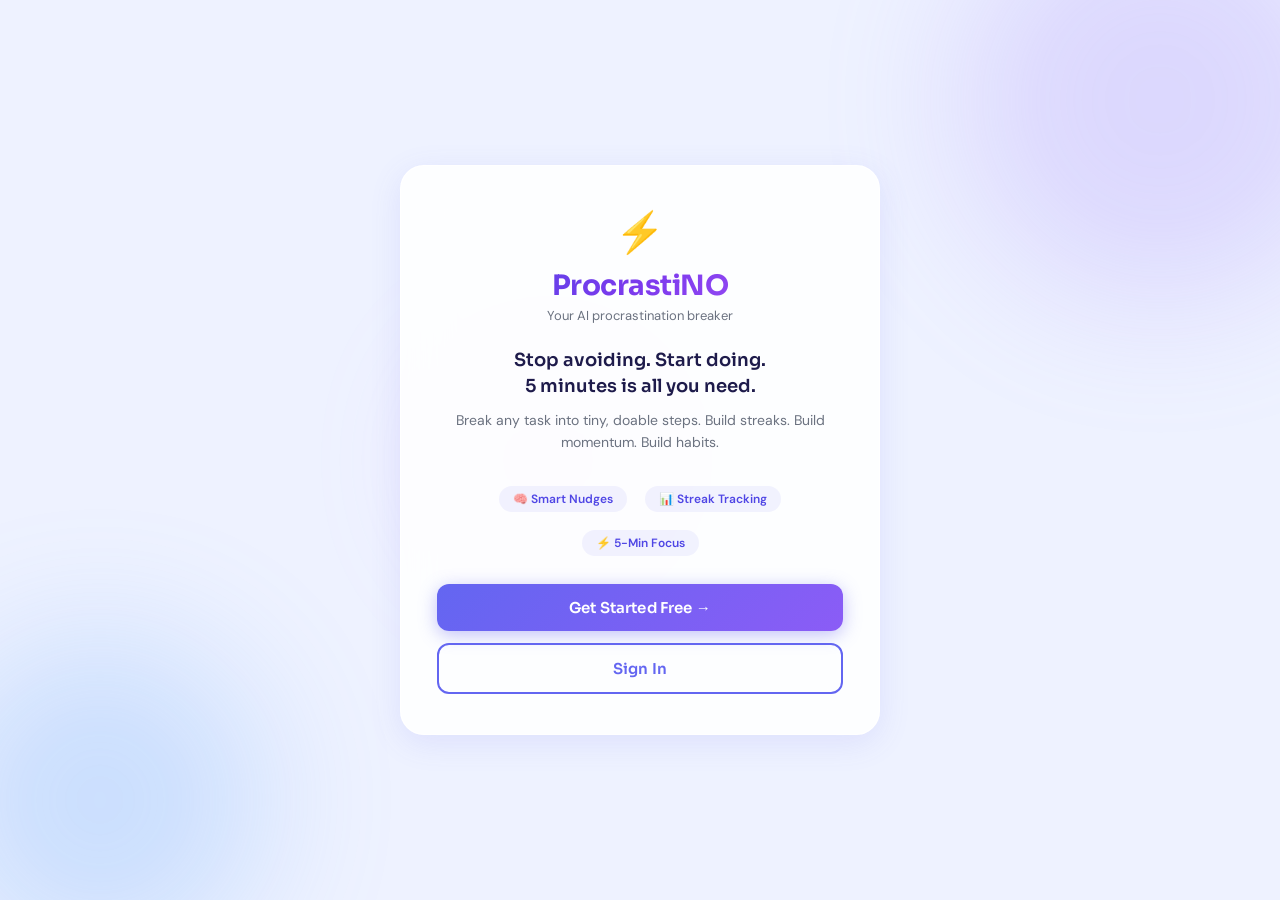
<file: index.html>
<!DOCTYPE html>
<html lang="en">
<head>
  <meta charset="UTF-8">
  <meta name="viewport" content="width=device-width, initial-scale=1.0">
  <title>ProcrastiNO — Beat Procrastination</title>
  <link rel="preconnect" href="https://fonts.googleapis.com">
  <link href="https://fonts.googleapis.com/css2?family=Sora:wght@400;600;700&family=DM+Sans:wght@400;500&display=swap" rel="stylesheet">
  <link rel="stylesheet" href="style.css">
</head>
<body>

  <!-- Background Blobs -->
  <div class="blob blob-1"></div>
  <div class="blob blob-2"></div>
  <div class="blob blob-3"></div>

  <!-- ── LANDING PAGE ── -->
  <div class="page active" id="page-landing">
    <div class="card landing-card">
      <div class="brand">
        <span class="brand-logo">⚡</span>
        <div class="brand-name">ProcrastiNO</div>
        <div class="brand-tagline">Your AI procrastination breaker</div>
      </div>

      <div class="hero-text">Stop avoiding. Start doing.<br>5 minutes is all you need.</div>
      <div class="hero-sub">Break any task into tiny, doable steps. Build streaks. Build momentum. Build habits.</div>

      <div class="features">
        <span class="feature-pill">🧠 Smart Nudges</span>
        <span class="feature-pill">📊 Streak Tracking</span>
        <span class="feature-pill">⚡ 5-Min Focus</span>
      </div>

      <div class="landing-btns">
        <button class="btn-primary" onclick="showPage('page-signup')">Get Started Free →</button>
        <button class="btn-outline" onclick="showPage('page-login')">Sign In</button>
      </div>
    </div>
  </div>

  <!-- ── LOGIN PAGE ── -->
  <div class="page" id="page-login">
    <div class="card">
      <div class="brand">
        <span class="brand-logo">⚡</span>
        <div class="brand-name">ProcrastiNO</div>
      </div>
      <div class="page-title">Welcome back!</div>
      <div class="page-sub">Sign in to continue your streak.</div>

      <div id="login-alert" class="alert"></div>

      <div data-form="login">
        <div class="form-group">
          <label for="login-email">Email Address</label>
          <div class="input-wrap">
            <span class="input-icon">📧</span>
            <input type="email" id="login-email" placeholder="you@example.com" autocomplete="email">
          </div>
          <div class="field-error" id="login-email-err"></div>
        </div>

        <div class="form-group">
          <label for="login-pw">Password</label>
          <div class="input-wrap">
            <span class="input-icon">🔒</span>
            <input type="password" id="login-pw" placeholder="Enter your password" autocomplete="current-password">
            <button class="toggle-pw" type="button" onclick="togglePassword('login-pw', 'login-pw-toggle')" id="login-pw-toggle">👁️</button>
          </div>
          <div class="field-error" id="login-pw-err"></div>
        </div>

        <button class="btn-primary" id="login-btn" onclick="handleLogin()">Sign In →</button>
      </div>

      <div class="nav-link" style="margin-top:20px">
        Don't have an account? <button class="link-btn" onclick="showPage('page-signup')">Sign up free</button>
      </div>
      <div class="nav-link">
        <button class="link-btn" onclick="showPage('page-landing')" style="color:#9ca3af;font-weight:400">← Back to home</button>
      </div>
    </div>
  </div>

  <!-- ── SIGNUP PAGE ── -->
  <div class="page" id="page-signup">
    <div class="card">
      <div class="brand">
        <span class="brand-logo">⚡</span>
        <div class="brand-name">ProcrastiNO</div>
      </div>
      <div class="page-title">Create your account</div>
      <div class="page-sub">Start your procrastination-beating journey today.</div>

      <div id="signup-alert" class="alert"></div>

      <div data-form="signup">
        <div class="form-group">
          <label for="signup-name">Full Name</label>
          <div class="input-wrap">
            <span class="input-icon">👤</span>
            <input type="text" id="signup-name" placeholder="Your full name" autocomplete="name">
          </div>
          <div class="field-error" id="signup-name-err"></div>
        </div>

        <div class="form-group">
          <label for="signup-email">Email Address</label>
          <div class="input-wrap">
            <span class="input-icon">📧</span>
            <input type="email" id="signup-email" placeholder="you@example.com" autocomplete="email">
          </div>
          <div class="field-error" id="signup-email-err"></div>
        </div>

        <div class="form-group">
          <label for="signup-pw">Password</label>
          <div class="input-wrap">
            <span class="input-icon">🔒</span>
            <input type="password" id="signup-pw" placeholder="At least 6 characters" autocomplete="new-password">
            <button class="toggle-pw" type="button" onclick="togglePassword('signup-pw', 'signup-pw-toggle')" id="signup-pw-toggle">👁️</button>
          </div>
          <div class="field-error" id="signup-pw-err"></div>
          <div class="pw-strength" id="signup-pw-strength">
            <div class="pw-strength-bar"><div class="pw-strength-fill" id="signup-pw-fill"></div></div>
            <div class="pw-strength-label" id="signup-pw-label"></div>
          </div>
        </div>

        <div class="form-group">
          <label for="signup-pw2">Confirm Password</label>
          <div class="input-wrap">
            <span class="input-icon">🔐</span>
            <input type="password" id="signup-pw2" placeholder="Repeat your password" autocomplete="new-password">
          </div>
          <div class="field-error" id="signup-pw2-err"></div>
        </div>

        <button class="btn-primary" id="signup-btn" onclick="handleSignup()">Create Account →</button>
      </div>

      <div class="nav-link" style="margin-top:20px">
        Already have an account? <button class="link-btn" onclick="showPage('page-login')">Sign in</button>
      </div>
      <div class="nav-link">
        <button class="link-btn" onclick="showPage('page-landing')" style="color:#9ca3af;font-weight:400">← Back to home</button>
      </div>
    </div>
  </div>

  <!-- ── DASHBOARD (post-login) ── -->
  <div class="page" id="page-dashboard">
    <div class="card" style="text-align:center">
      <div class="brand">
        <span class="brand-logo">⚡</span>
        <div class="brand-name">ProcrastiNO</div>
      </div>

      <div style="font-size:52px;margin-bottom:12px;animation:logoPulse 2.5s ease-in-out infinite">👋</div>
      <div class="page-title">Hello, <span id="dash-name">User</span>!</div>
      <p style="font-size:14px;color:#6b7280;margin-bottom:6px" id="dash-email"></p>
      <p style="font-size:13px;color:#9ca3af;margin-bottom:24px" id="dash-joined"></p>

      <div style="background:linear-gradient(135deg,#fef3c7,#fde68a);border-radius:14px;padding:16px 20px;margin-bottom:24px">
        <div style="font-size:22px;margin-bottom:4px">🔥</div>
        <div style="font-family:'Sora',sans-serif;font-size:16px;font-weight:700;color:#92400e" id="dash-streak">No streak yet</div>
      </div>

      <a href="procrastino_app_upgraded.html" style="display:block;text-decoration:none;margin-bottom:12px">
        <button class="btn-primary" style="width:100%">⚡ Open ProcrastiNO App</button>
      </a>

      <button class="btn-outline" onclick="handleLogout()" style="width:100%">Sign Out</button>
    </div>
  </div>

  <script src="script.js"></script>
</body>
</html>
</file>
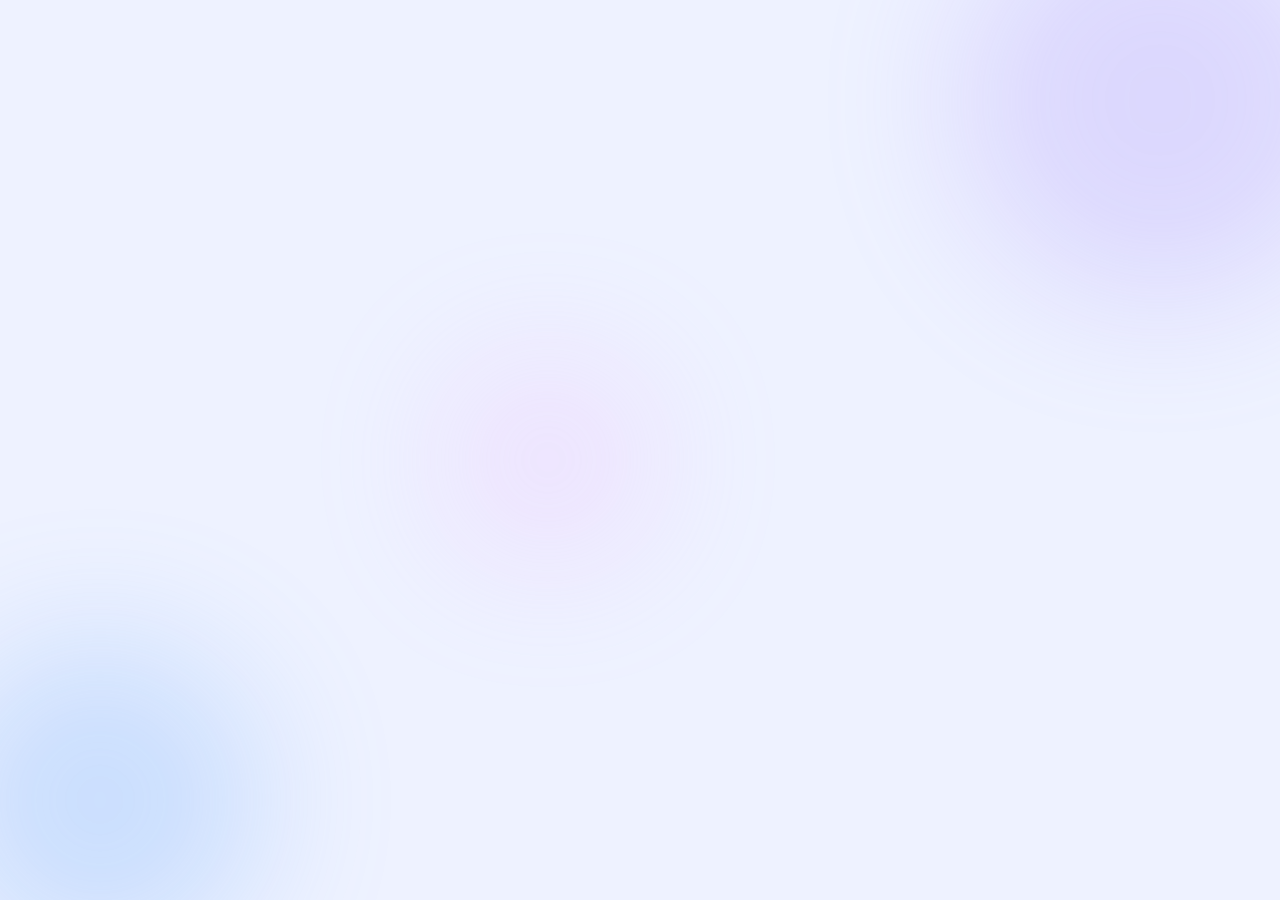
<file: login.html>
<!DOCTYPE html>
<html lang="en">
<head>
  <meta charset="UTF-8">
  <meta name="viewport" content="width=device-width, initial-scale=1.0">
  <title>Sign In — ProcrastiNO</title>
  <link rel="preconnect" href="https://fonts.googleapis.com">
  <link href="https://fonts.googleapis.com/css2?family=Sora:wght@400;600;700&family=DM+Sans:wght@400;500&display=swap" rel="stylesheet">
  <link rel="stylesheet" href="style.css">
</head>
<body>
  <div class="blob blob-1"></div>
  <div class="blob blob-2"></div>
  <div class="blob blob-3"></div>
 
  <div class="page active" id="page-login">
    <div class="card">
      <div class="brand">
        <span class="brand-logo">⚡</span>
        <div class="brand-name">ProcrastiNO</div>
      </div>
      <div class="page-title">Welcome back!</div>
      <div class="page-sub">Sign in to continue your streak.</div>
 
      <div id="login-alert" class="alert"></div>
 
      <div data-form="login">
        <div class="form-group">
          <label for="login-email">Email Address</label>
          <div class="input-wrap">
            <span class="input-icon">📧</span>
            <input type="email" id="login-email" placeholder="you@example.com" autocomplete="email">
          </div>
          <div class="field-error" id="login-email-err"></div>
        </div>
 
        <div class="form-group">
          <label for="login-pw">Password</label>
          <div class="input-wrap">
            <span class="input-icon">🔒</span>
            <input type="password" id="login-pw" placeholder="Enter your password" autocomplete="current-password">
            <button class="toggle-pw" type="button" onclick="togglePassword('login-pw', 'login-pw-toggle')" id="login-pw-toggle">👁️</button>
          </div>
          <div class="field-error" id="login-pw-err"></div>
        </div>
 
        <button class="btn-primary" id="login-btn" onclick="handleLogin()">Sign In →</button>
      </div>
 
      <div class="nav-link" style="margin-top:20px">
        Don't have an account? <a href="signup.html">Sign up free</a>
      </div>
      <div class="nav-link">
        <a href="index.html" style="color:#9ca3af;font-weight:400;font-size:13px">← Back to home</a>
      </div>
    </div>
  </div>
 
  <script src="script.js"></script>
  <script>
    // Override redirect for standalone page
    document.addEventListener('DOMContentLoaded', () => {
      const orig = window.showPage;
      window.showPage = function(id) {
        if (id === 'page-signup') { window.location.href = 'signup.html'; return; }
        if (id === 'page-landing') { window.location.href = 'index.html'; return; }
        if (id === 'page-dashboard') { window.location.href = 'index.html'; return; }
      };
      if (getSession()) { window.location.href = 'index.html'; }
    });
  </script>
</body>
</html>
</file>
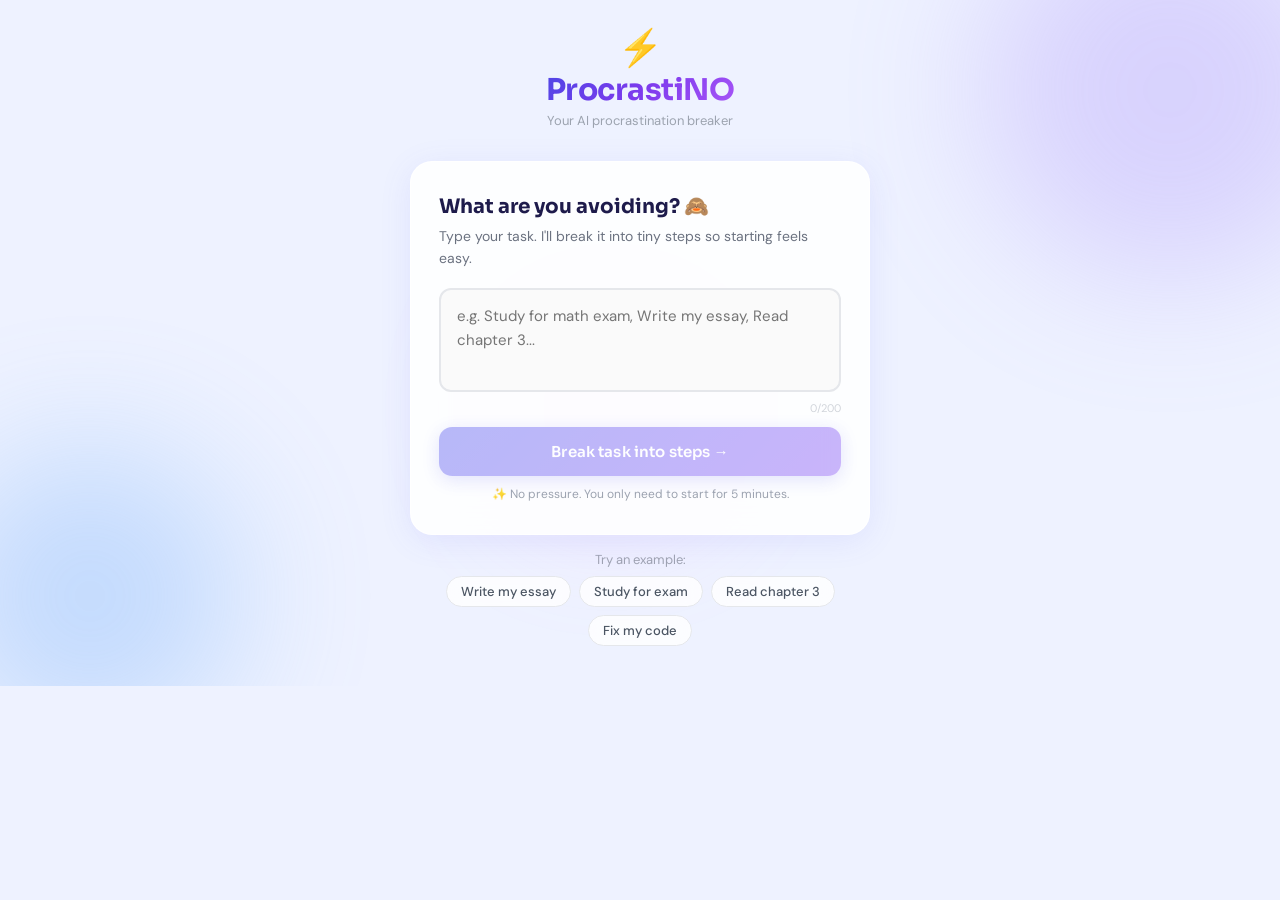
<file: procrastino_app_upgraded.html>
<!DOCTYPE html>
<html lang="en">
<head>
<meta charset="UTF-8">
<meta name="viewport" content="width=device-width, initial-scale=1.0">
<title>ProcrastiNO — Beat Procrastination</title>
<link rel="preconnect" href="https://fonts.googleapis.com">
<link href="https://fonts.googleapis.com/css2?family=Sora:wght@400;600;700&family=DM+Sans:wght@400;500&display=swap" rel="stylesheet">
<style>
@import url('https://fonts.googleapis.com/css2?family=Sora:wght@400;600;700&family=DM+Sans:wght@400;500&display=swap');
*{box-sizing:border-box;margin:0;padding:0}
body{font-family:'DM Sans',sans-serif;background:#eef2ff;min-height:100vh;overflow-x:hidden}
.app{min-height:600px;display:flex;flex-direction:column;align-items:center;padding:0 16px 40px;position:relative;overflow:hidden}
.blob{position:absolute;border-radius:50%;filter:blur(70px);opacity:.3;pointer-events:none}
.b1{width:380px;height:380px;background:#a78bfa;top:-100px;right:-80px;animation:bf 10s ease-in-out infinite alternate}
.b2{width:300px;height:300px;background:#60a5fa;bottom:-60px;left:-60px;animation:bf 13s ease-in-out infinite alternate-reverse}
.b3{width:200px;height:200px;background:#f0abfc;top:45%;left:40%;animation:bf 8s ease-in-out infinite alternate}
@keyframes bf{0%{transform:translate(0,0) scale(1)}100%{transform:translate(20px,15px) scale(1.1)}}
.screen{display:none;width:100%;max-width:460px;animation:pop .4s cubic-bezier(.34,1.56,.64,1)}
.screen.active{display:flex;flex-direction:column;align-items:center;gap:16px}
@keyframes pop{from{opacity:0;transform:translateY(20px) scale(.97)}to{opacity:1;transform:none}}
.card{background:rgba(255,255,255,.88);backdrop-filter:blur(20px);border-radius:22px;padding:32px 28px;width:100%;border:1px solid rgba(255,255,255,.95);box-shadow:0 6px 32px rgba(99,102,241,.1)}
.brand{text-align:center;padding-top:24px}
.logo{font-size:36px;animation:pulse 2.5s ease-in-out infinite}
@keyframes pulse{0%,100%{transform:scale(1)}50%{transform:scale(1.15)}}
.brand-name{font-family:'Sora',sans-serif;font-size:30px;font-weight:700;background:linear-gradient(135deg,#4f46e5,#7c3aed,#a855f7);-webkit-background-clip:text;-webkit-text-fill-color:transparent;background-clip:text;letter-spacing:-0.5px}
.brand-sub{font-size:13px;color:#9ca3af;margin-top:3px}
.streak-pill{background:linear-gradient(135deg,#fef3c7,#fde68a);color:#92400e;font-size:13px;font-weight:600;padding:7px 18px;border-radius:50px;box-shadow:0 2px 10px rgba(251,191,36,.3)}

/* ── FEATURE 5: Task Type Detection Label ── */
.task-type-badge{display:inline-flex;align-items:center;gap:6px;background:linear-gradient(135deg,#e0e7ff,#ede9fe);color:#4338ca;font-size:13px;font-weight:600;padding:8px 18px;border-radius:50px;margin-bottom:14px;border:1px solid rgba(99,102,241,.2);box-shadow:0 2px 10px rgba(99,102,241,.12);animation:fadein .4s ease}
@keyframes fadein{from{opacity:0;transform:translateY(-6px)}to{opacity:1;transform:none}}

h2{font-family:'Sora',sans-serif;font-size:20px;font-weight:700;color:#1e1b4b;margin-bottom:6px}
.sub{font-size:14px;color:#6b7280;margin-bottom:18px;line-height:1.6}
textarea{width:100%;padding:14px 16px;border:2px solid #e5e7eb;border-radius:12px;font-size:15px;color:#1f2937;background:#fafafa;resize:none;line-height:1.6;font-family:'DM Sans',sans-serif;transition:border-color .2s,box-shadow .2s}
textarea:focus{border-color:#6366f1;box-shadow:0 0 0 4px rgba(99,102,241,.1);background:#fff;outline:none}
.charcount{font-size:11px;color:#d1d5db;text-align:right;margin-top:4px;margin-bottom:12px}
.btn{width:100%;padding:15px;background:linear-gradient(135deg,#6366f1,#8b5cf6);color:#fff;font-size:15px;font-weight:600;font-family:'Sora',sans-serif;border-radius:13px;border:none;cursor:pointer;box-shadow:0 4px 18px rgba(99,102,241,.4);transition:transform .18s,box-shadow .18s;letter-spacing:.01em}
.btn:hover{transform:translateY(-2px);box-shadow:0 8px 26px rgba(99,102,241,.55)}
.btn:active{transform:scale(.98)}
.btn:disabled{opacity:.45;cursor:not-allowed;transform:none}

/* ── FEATURE 3: Continue Button ── */
.btn-continue{background:linear-gradient(135deg,#10b981,#059669);margin-bottom:10px;box-shadow:0 4px 18px rgba(16,185,129,.35)}
.btn-continue:hover{box-shadow:0 8px 26px rgba(16,185,129,.5)}

.btn-ghost{background:transparent;color:#6b7280;font-size:13px;font-weight:500;padding:8px 14px;border-radius:9px;border:none;cursor:pointer;transition:color .2s,background .2s}
.btn-ghost:hover{color:#4f46e5;background:rgba(99,102,241,.07)}
.chips{display:flex;flex-wrap:wrap;gap:8px;justify-content:center;margin-top:4px}
.chip{background:rgba(255,255,255,.8);border:1px solid #e5e7eb;color:#4b5563;font-size:13px;font-weight:500;padding:6px 14px;border-radius:50px;cursor:pointer;transition:all .2s;backdrop-filter:blur(8px)}
.chip:hover{background:#fff;border-color:#6366f1;color:#4f46e5;box-shadow:0 2px 10px rgba(99,102,241,.15);transform:translateY(-1px)}
.note{text-align:center;font-size:12px;color:#9ca3af;margin-top:10px}
.progress-bar{display:flex;align-items:center;padding-top:22px;width:100%;max-width:460px;justify-content:center;gap:0;position:relative;z-index:10}
.pstep{display:flex;flex-direction:column;align-items:center;gap:5px;opacity:.3;transition:opacity .4s}
.pstep.on{opacity:1}
.pdot{width:30px;height:30px;border-radius:50%;background:#fff;border:2px solid #d1d5db;display:flex;align-items:center;justify-content:center;font-size:11px;font-weight:700;color:#9ca3af;transition:all .4s;box-shadow:0 2px 8px rgba(0,0,0,.07)}
.pstep.on .pdot{background:linear-gradient(135deg,#6366f1,#8b5cf6);border-color:transparent;color:#fff;box-shadow:0 4px 14px rgba(99,102,241,.45)}
.plabel{font-size:10px;font-weight:500;color:#6b7280;white-space:nowrap}
.pstep.on .plabel{color:#4f46e5;font-weight:600}
.pline{flex:1;height:2px;background:#e5e7eb;margin-bottom:18px;min-width:16px;transition:background .4s}
.pline.on{background:linear-gradient(90deg,#6366f1,#8b5cf6)}
.steps-list{list-style:none;display:flex;flex-direction:column;gap:9px;margin-bottom:16px}
.step-li{display:flex;align-items:center;gap:11px;background:#f8f7ff;border:1.5px solid #e5e7eb;border-radius:13px;padding:13px 15px;cursor:pointer;transition:all .25s;opacity:0;transform:translateX(-14px)}
.step-li.show{opacity:1;transform:none}
.step-li:hover{border-color:#a5b4fc;background:#f0f0ff;transform:translateX(3px)}
.step-li.done{background:#f0fdf4;border-color:#86efac}
.step-li.done .step-txt{text-decoration:line-through;color:#9ca3af}

/* ── FEATURE 4: Step 1 Highlight ── */
.step-li.first-step{border:2px solid #6366f1;background:linear-gradient(135deg,#f0f0ff,#f5f3ff);box-shadow:0 4px 16px rgba(99,102,241,.15)}
.step-li.first-step .snum{background:linear-gradient(135deg,#f59e0b,#d97706);box-shadow:0 3px 10px rgba(251,191,36,.5)}

.snum{min-width:27px;height:27px;border-radius:50%;background:linear-gradient(135deg,#6366f1,#8b5cf6);color:#fff;font-size:12px;font-weight:700;display:flex;align-items:center;justify-content:center;flex-shrink:0;transition:background .2s}
.step-li.done .snum{background:linear-gradient(135deg,#22c55e,#16a34a)}
.step-txt{font-size:14px;color:#374151;flex:1;line-height:1.4}
.start-badge{font-size:10px;font-weight:700;background:linear-gradient(135deg,#fde68a,#fbbf24);color:#92400e;padding:3px 10px;border-radius:50px;white-space:nowrap;flex-shrink:0;animation:pulse 2s ease-in-out infinite}
.enc-box{display:flex;align-items:flex-start;gap:9px;background:linear-gradient(135deg,#ede9fe,#e0e7ff);border-radius:11px;padding:13px 15px;margin-bottom:16px;font-size:13px;color:#4338ca;font-weight:500;line-height:1.5}
.circle-wrap{position:relative;width:220px;height:220px;margin:0 auto 20px}
.ring{display:block}
.time-inner{position:absolute;top:50%;left:50%;transform:translate(-50%,-50%);text-align:center}
.time-big{font-family:'Sora',sans-serif;font-size:44px;font-weight:700;color:#1e1b4b;letter-spacing:-2px;line-height:1;display:block}
.time-big.urg{color:#dc2626;animation:tp 1s ease infinite}
@keyframes tp{0%,100%{transform:scale(1)}50%{transform:scale(1.04)}}
.time-lbl{font-size:11px;color:#9ca3af;display:block;margin-top:3px}
.time-done-icon{font-size:48px;animation:popIn .4s cubic-bezier(.34,1.56,.64,1)}
@keyframes popIn{from{transform:scale(0);opacity:0}to{transform:scale(1);opacity:1}}
.quote-box{background:linear-gradient(135deg,#f5f3ff,#ede9fe);border-radius:13px;padding:14px 18px;margin-bottom:18px;text-align:center}
.quote-txt{font-family:'Sora',sans-serif;font-size:17px;font-weight:600;color:#4338ca;line-height:1.4}
.focus-badge{display:inline-block;background:linear-gradient(135deg,#ede9fe,#e0e7ff);color:#4f46e5;font-size:12px;font-weight:600;padding:5px 14px;border-radius:50px;margin-bottom:10px}
.btn-pause{background:linear-gradient(135deg,#6366f1,#8b5cf6)}
.btn-resume{background:linear-gradient(135deg,#10b981,#059669)}
.success-icon{font-size:48px;animation:bounceIn .6s cubic-bezier(.34,1.56,.64,1);display:inline-block;margin-bottom:10px}
@keyframes bounceIn{from{transform:scale(0) rotate(-20deg);opacity:0}to{transform:scale(1) rotate(0);opacity:1}}
.success-h{font-family:'Sora',sans-serif;font-size:26px;font-weight:700;background:linear-gradient(135deg,#16a34a,#059669);-webkit-background-clip:text;-webkit-text-fill-color:transparent;background-clip:text;margin-bottom:4px}
.task-rem{background:#f0fdf4;border:1px solid #bbf7d0;border-radius:11px;padding:11px 14px;margin-bottom:16px;font-size:13px;text-align:left}
.task-rem span{color:#6b7280;font-size:11px;text-transform:uppercase;letter-spacing:.05em;font-weight:500;display:block;margin-bottom:3px}
.task-rem strong{color:#166534}

/* ── FEATURE 2: Tiny Progress Insight ── */
.insight-box{background:linear-gradient(135deg,#dbeafe,#e0e7ff);border:1px solid rgba(99,102,241,.2);border-radius:13px;padding:14px 18px;margin-bottom:14px;text-align:center;animation:fadein .6s ease .3s both}
.insight-emoji{font-size:28px;display:block;margin-bottom:6px}
.insight-txt{font-family:'Sora',sans-serif;font-size:15px;font-weight:600;color:#1e40af;line-height:1.4;margin-bottom:4px}
.insight-sub{font-size:12px;color:#6b7280;line-height:1.5}

.streak-ring{width:74px;height:74px;border-radius:50%;background:linear-gradient(135deg,#fef3c7,#fde68a);border:3px solid #fbbf24;display:flex;align-items:center;justify-content:center;margin:0 auto 8px;position:relative;box-shadow:0 4px 16px rgba(251,191,36,.35);animation:sp 1.5s ease-in-out infinite}
@keyframes sp{0%,100%{box-shadow:0 4px 16px rgba(251,191,36,.35)}50%{box-shadow:0 4px 28px rgba(251,191,36,.6)}}
.streak-num{font-family:'Sora',sans-serif;font-size:24px;font-weight:700;color:#92400e}
.streak-fire{position:absolute;top:-7px;right:-3px;font-size:18px}
.streak-dl{font-size:12px;font-weight:600;color:#b45309;text-transform:uppercase;letter-spacing:.06em;margin-bottom:3px}
.streak-msg{font-size:13px;color:#6b7280;margin-bottom:14px}
.badges{display:flex;flex-wrap:wrap;gap:7px;justify-content:center;margin-bottom:14px;min-height:10px}
.badge{font-size:11px;font-weight:600;padding:4px 12px;border-radius:50px}
.b-blue{background:#dbeafe;color:#1d4ed8}
.b-purple{background:#ede9fe;color:#6d28d9}
.b-gold{background:#fef3c7;color:#92400e}
.b-green{background:#dcfce7;color:#166534}
.next-box{background:#f8f7ff;border-radius:13px;padding:13px 15px;margin-bottom:16px;text-align:left}
.next-lbl{font-size:11px;font-weight:600;text-transform:uppercase;letter-spacing:.06em;color:#9ca3af;margin-bottom:9px}
.next-item{display:flex;align-items:center;gap:9px;font-size:14px;color:#374151;padding:4px 0}
.next-item span{font-size:15px}
.foot-quote{font-size:11px;color:#d1d5db;font-style:italic;line-height:1.5;text-align:center;padding:0 8px;margin-top:4px}

/* ── FEATURE 1: Smart Nudge System ── */
.nudge{position:fixed;bottom:20px;left:50%;transform:translateX(-50%) translateY(120px);background:linear-gradient(135deg,#1e1b4b,#312e81);color:#fff;padding:14px 24px;border-radius:50px;font-size:13px;font-weight:500;box-shadow:0 8px 32px rgba(30,27,75,.45);z-index:1000;transition:transform .5s cubic-bezier(.34,1.56,.64,1);white-space:nowrap;max-width:92vw;text-align:center;cursor:pointer}
.nudge.show{transform:translateX(-50%) translateY(0)}
.nudge-icon{margin-right:6px;font-size:15px}

.err{font-size:13px;color:#ef4444;margin-bottom:10px;padding-left:2px}
.confetti-wrap{position:absolute;top:80px;left:50%;transform:translateX(-50%);pointer-events:none;z-index:20}
.cp{position:absolute;font-size:20px;animation:cfly 1.1s cubic-bezier(.25,.46,.45,.94) both}
@keyframes cfly{from{opacity:1;transform:translate(0,0) scale(.5) rotate(0deg)}to{opacity:0;transform:translate(var(--tx),var(--ty)) scale(1.2) rotate(360deg)}}

.sep{width:100%;height:1px;background:linear-gradient(90deg,transparent,#e5e7eb,transparent);margin:6px 0}
</style>
</head>
<body>
<div class="app" id="app">
  <div class="blob b1"></div>
  <div class="blob b2"></div>
  <div class="blob b3"></div>

  <div class="progress-bar" id="pbar" style="display:none">
    <div class="pstep on" id="ps0"><div class="pdot">1</div><span class="plabel">Task</span></div>
    <div class="pline" id="pl0"></div>
    <div class="pstep" id="ps1"><div class="pdot">2</div><span class="plabel">Steps</span></div>
    <div class="pline" id="pl1"></div>
    <div class="pstep" id="ps2"><div class="pdot">3</div><span class="plabel">Focus</span></div>
    <div class="pline" id="pl2"></div>
    <div class="pstep" id="ps3"><div class="pdot">4</div><span class="plabel">Done</span></div>
  </div>

  <!-- HOME SCREEN -->
  <div class="screen active" id="s-home">
    <div class="brand">
      <div class="logo">&#9889;</div>
      <div class="brand-name">ProcrastiNO</div>
      <div class="brand-sub">Your AI procrastination breaker</div>
    </div>
    <div id="streak-pill-home"></div>
    <div class="card">
      <h2>What are you avoiding? &#128584;</h2>
      <p class="sub">Type your task. I'll break it into tiny steps so starting feels easy.</p>

      <!-- FEATURE 5: Task Type Detection Label -->
      <div id="task-type-label" style="display:none;margin-bottom:12px;text-align:center"></div>

      <textarea id="task-input" rows="3" maxlength="200" placeholder="e.g. Study for math exam, Write my essay, Read chapter 3..."></textarea>
      <div class="charcount"><span id="cc">0</span>/200</div>
      <div class="err" id="err-msg" style="display:none">Tell me what you're avoiding — I'll make it easy.</div>
      <button class="btn" id="break-btn" disabled onclick="goBreakdown()">Break task into steps &#8594;</button>
      <p class="note">&#10024; No pressure. You only need to start for 5 minutes.</p>
    </div>
    <div style="text-align:center">
      <p style="font-size:13px;color:#9ca3af;margin-bottom:8px">Try an example:</p>
      <div class="chips">
        <div class="chip" onclick="setEx('Write my essay')">Write my essay</div>
        <div class="chip" onclick="setEx('Study for exam')">Study for exam</div>
        <div class="chip" onclick="setEx('Read chapter 3')">Read chapter 3</div>
        <div class="chip" onclick="setEx('Fix my code')">Fix my code</div>
      </div>
    </div>
  </div>

  <!-- BREAKDOWN SCREEN -->
  <div class="screen" id="s-breakdown">
    <div class="card">
      <div style="position:relative;text-align:center;margin-bottom:20px">
        <button class="btn-ghost" style="position:absolute;left:0;top:0" onclick="goHome()">&#8592; Back</button>
        <div style="font-size:32px;margin-bottom:8px">&#128269;</div>
        <h2>Here's your plan</h2>
        <p style="font-size:13px;color:#6b7280;margin-top:4px">Task: <strong id="task-label" style="color:#4f46e5"></strong></p>
        <!-- FEATURE 5 also appears here -->
        <div id="detected-label-bd" style="margin-top:10px"></div>
        <p style="font-size:13px;color:#9ca3af;margin-top:8px">&#128073; <strong style="color:#374151">Step 1 is highlighted</strong> — just do that.</p>
      </div>
      <ul class="steps-list" id="steps-list"></ul>
      <div class="enc-box"><span style="font-size:18px">&#128172;</span><span>You don't need to do all of this. Just the first step unlocks momentum.</span></div>
      <button class="btn" onclick="goTimer()">&#9201; Start 5-min focus mode</button>
      <p class="note" style="margin-top:10px">Just 5 minutes. You can stop after if you want.</p>
    </div>
  </div>

  <!-- TIMER SCREEN -->
  <div class="screen" id="s-timer">
    <div class="card" id="timer-card" style="text-align:center">
      <div class="focus-badge">&#127919; Focus Mode</div>
      <h2 style="margin-bottom:20px">You're in the zone</h2>
      <div class="circle-wrap">
        <svg class="ring" width="220" height="220">
          <defs>
            <linearGradient id="ng" x1="0%" y1="0%" x2="100%" y2="100%">
              <stop offset="0%" stop-color="#6366f1"/>
              <stop offset="100%" stop-color="#a855f7"/>
            </linearGradient>
            <linearGradient id="ug" x1="0%" y1="0%" x2="100%" y2="100%">
              <stop offset="0%" stop-color="#f59e0b"/>
              <stop offset="100%" stop-color="#ef4444"/>
            </linearGradient>
          </defs>
          <circle cx="110" cy="110" r="95" fill="none" stroke="#e5e7eb" stroke-width="8"/>
          <circle id="ring-arc" cx="110" cy="110" r="95" fill="none" stroke="url(#ng)" stroke-width="8" stroke-linecap="round"
            stroke-dasharray="596.9" stroke-dashoffset="596.9"
            style="transition:stroke-dashoffset 1s linear;transform:rotate(-90deg);transform-origin:center"/>
        </svg>
        <div class="time-inner">
          <span class="time-big" id="time-display">5:00</span>
          <span class="time-lbl" id="time-lbl">minutes left</span>
        </div>
      </div>
      <div class="quote-box" id="quote-box">
        <div class="quote-txt" id="quote-txt">"Just start. Not perfect."</div>
      </div>
      <button class="btn btn-pause" id="pause-btn" onclick="togglePause()">&#9646;&#9646; Pause</button>
      <p class="note" style="margin-top:12px">&#128245; Put your phone face-down. You've got this.</p>
    </div>
  </div>

  <!-- SUCCESS SCREEN -->
  <div class="screen" id="s-success">
    <div class="confetti-wrap" id="confetti"></div>
    <div class="card" style="text-align:center">
      <div class="success-icon">&#127942;</div>
      <div class="success-h">You started!</div>
      <p class="sub">That's the hardest part.</p>
      <div class="task-rem">
        <span>You worked on:</span>
        <strong id="success-task"></strong>
      </div>

      <!-- FEATURE 2: Tiny Progress Insight -->
      <div class="insight-box" id="insight-box">
        <span class="insight-emoji" id="insight-emoji">🎯</span>
        <div class="insight-txt" id="insight-txt">You beat procrastination today!</div>
        <div class="insight-sub" id="insight-sub">Most people quit before starting — you didn't.</div>
      </div>

      <div class="streak-ring">
        <span class="streak-num" id="streak-num">1</span>
        <span class="streak-fire">&#128293;</span>
      </div>
      <div class="streak-dl" id="streak-dl">Day 1 streak</div>
      <div class="streak-msg" id="streak-msg">First session done! The hardest part is over.</div>
      <div class="badges" id="badges-row"></div>

      <!-- FEATURE 3: Continue Button -->
      <button class="btn btn-continue" onclick="continueSession()">&#9654; Continue for 5 more minutes</button>

      <div class="next-box">
        <div class="next-lbl">What next?</div>
        <div class="next-item"><span>&#9749;</span><span>Take a 5-minute break — you earned it</span></div>
        <div class="next-item"><span>&#128203;</span><span>Review your next step in the plan</span></div>
        <div class="next-item"><span>&#127381;</span><span>Tell someone what you accomplished</span></div>
      </div>
      <button class="btn" onclick="goHome()" style="background:linear-gradient(135deg,#6366f1,#8b5cf6)">&#128640; Break another task</button>
      <p class="foot-quote">"You don't have to be great to start, but you have to start to be great."</p>
    </div>
  </div>

  <!-- FEATURE 1: Smart Nudge System -->
  <div class="nudge" id="nudge" onclick="dismissNudge()">
    <span class="nudge-icon">&#128161;</span><span id="nudge-text">Start with just 2 minutes</span>
  </div>
</div>

<script>
var TOTAL = 300;
var secsLeft = TOTAL;
var running = false;
var timerInt = null;
var quoteIdx = 0;
var quoteInt = null;
var currentTask = '';
var currentSteps = [];
var nudgeTimer = null;
var nudgePhase = 0;
var streak = parseInt(localStorage.getItem('pno_streak') || '0');
var continueMode = false;

var quotes = [
  "Just start. Not perfect.",
  "Progress over perfection.",
  "One step at a time.",
  "You're doing great.",
  "Stay with it.",
  "Almost there. Keep going."
];

// ── FEATURE 1: Smart Nudge Messages (escalating) ──
var nudgeMessages = [
  { icon: '&#128161;', text: 'Start with just 2 minutes' },
  { icon: '&#128064;', text: 'Open the task. That\'s enough.' },
  { icon: '&#9889;', text: 'You\'ve been here a while. One small move?' },
  { icon: '&#128170;', text: 'Done is better than perfect. Begin.' }
];

var nudgeDelays = [15000, 35000, 60000, 90000];

var stepSets = {
  essay: ['&#128196; Open a blank doc and write the title','&#129504; Jot down 3 main points to cover','&#9997;&#65039; Write just the introduction paragraph','&#128204; Add bullet notes under each point','&#128260; Read once and fix one small thing'],
  study: ['&#128218; Open your notes to the right chapter','&#128065;&#65039; Skim headings for an overview','&#128394;&#65039; Read and highlight 2 key concepts','&#128221; Write a 3-sentence summary','&#10067; Think of 1 question you still have'],
  read: ['&#128214; Find your book and open it','&#128278; Start from where you left off','&#128196; Read just one full page','&#128161; Note one interesting thing you learned'],
  code: ['&#128187; Open your editor and the file','&#128269; Read the last 10 lines you wrote','&#128296; Fix or write just one function','&#9654;&#65039; Run the code and note what happens'],
  email: ['&#128231; Open your email app','&#128221; Write just the subject line','&#129513; Add 2-3 bullet points of what to say','&#9993;&#65039; Turn bullets into sentences and send'],
  clean: ['&#129529; Pick one small area to tackle','&#128465;&#65039; Remove anything that doesn\'t belong','&#128230; Group similar items together','&#10024; Wipe the surface when done'],
  default: ['&#128640; Open whatever you need for this task','&#9201; Spend 2 minutes getting familiar','&#9999;&#65039; Do the very first, smallest action','&#128203; Note what the next step would be']
};

// ── FEATURE 5: Task Type Detection ──
var taskTypes = {
  essay:  { label: 'Writing Task', emoji: '✍️', color: '#7c3aed' },
  study:  { label: 'Study Task',   emoji: '📚', color: '#2563eb' },
  read:   { label: 'Reading Task', emoji: '📖', color: '#0891b2' },
  code:   { label: 'Coding Task',  emoji: '💻', color: '#059669' },
  email:  { label: 'Communication Task', emoji: '📧', color: '#d97706' },
  clean:  { label: 'Organization Task',  emoji: '🧹', color: '#dc2626' },
  default:{ label: 'General Task', emoji: '🎯', color: '#6366f1' }
};

function detectType(task) {
  var t = task.toLowerCase();
  if (/essay|write|writing|paper/.test(t)) return 'essay';
  if (/study|revise|revision|exam|test/.test(t)) return 'study';
  if (/read|book|chapter|article/.test(t)) return 'read';
  if (/code|coding|program|debug|build/.test(t)) return 'code';
  if (/email|message|reply|contact/.test(t)) return 'email';
  if (/clean|organiz|tidy|declutter/.test(t)) return 'clean';
  return 'default';
}

function getSteps(task) {
  return stepSets[detectType(task)];
}

function showTaskTypeLabel(task, containerId) {
  var type = detectType(task);
  var info = taskTypes[type];
  var el = document.getElementById(containerId);
  if (!el) return;
  el.innerHTML = '<div class="task-type-badge" style="border-color:' + info.color + '20;color:' + info.color + ';background:linear-gradient(135deg,#f8f9ff,#eff0ff)">Detected: ' + info.label + ' ' + info.emoji + '</div>';
  el.style.display = 'block';
}

function showScreen(id) {
  document.querySelectorAll('.screen').forEach(function(s){ s.classList.remove('active'); });
  document.getElementById(id).classList.add('active');
  var isHome = id === 's-home';
  document.getElementById('pbar').style.display = isHome ? 'none' : 'flex';
  var map = {'s-home':0,'s-breakdown':1,'s-timer':2,'s-success':3};
  var idx = map[id] || 0;
  for (var i=0; i<4; i++) {
    document.getElementById('ps'+i).classList.toggle('on', i <= idx);
    if (i<3) document.getElementById('pl'+i).classList.toggle('on', i < idx);
  }
}

function goHome() {
  clearAllNudges();
  startNudgeCycle();
  showScreen('s-home');
  var ta = document.getElementById('task-input');
  ta.value = '';
  document.getElementById('cc').textContent = '0';
  document.getElementById('break-btn').disabled = true;
  document.getElementById('err-msg').style.display = 'none';
  document.getElementById('task-type-label').style.display = 'none';
}

function setEx(txt) {
  var ta = document.getElementById('task-input');
  ta.value = txt;
  document.getElementById('cc').textContent = txt.length;
  document.getElementById('break-btn').disabled = false;
  document.getElementById('err-msg').style.display = 'none';
  clearAllNudges();
  showTaskTypeLabel(txt, 'task-type-label');
}

function goBreakdown() {
  var val = document.getElementById('task-input').value.trim();
  if (!val) { document.getElementById('err-msg').style.display = 'block'; return; }
  document.getElementById('err-msg').style.display = 'none';
  currentTask = val;
  currentSteps = getSteps(val);
  document.getElementById('task-label').textContent = '"' + val + '"';

  // FEATURE 5 on breakdown screen
  showTaskTypeLabel(val, 'detected-label-bd');

  var list = document.getElementById('steps-list');
  list.innerHTML = '';
  currentSteps.forEach(function(step, i) {
    var li = document.createElement('li');
    // FEATURE 4: First step highlight
    li.className = 'step-li' + (i === 0 ? ' first-step' : '');
    li.innerHTML = '<div class="snum">' + (i+1) + '</div><span class="step-txt">' + step + '</span>' +
      (i===0 ? '<span class="start-badge">&#9889; START HERE</span>' : '');
    li.onclick = function() {
      li.classList.toggle('done');
      li.querySelector('.snum').textContent = li.classList.contains('done') ? '&#10003;' : (i+1);
    };
    list.appendChild(li);
    setTimeout(function(){ li.classList.add('show'); }, i * 200 + 100);
  });
  showScreen('s-breakdown');
}

function goTimer() {
  secsLeft = TOTAL;
  running = true;
  quoteIdx = 0;
  clearInterval(timerInt);
  clearInterval(quoteInt);
  updateTimerDisplay();
  showScreen('s-timer');
  timerInt = setInterval(timerTick, 1000);
  quoteInt = setInterval(function(){
    quoteIdx = (quoteIdx + 1) % quotes.length;
    document.getElementById('quote-txt').textContent = '"' + quotes[quoteIdx] + '"';
  }, 50000);
  document.getElementById('pause-btn').innerHTML = '&#9646;&#9646; Pause';
  document.getElementById('pause-btn').className = 'btn btn-pause';
  document.getElementById('pause-btn').style.display = 'block';
}

function timerTick() {
  if (!running) return;
  secsLeft--;
  updateTimerDisplay();
  if (secsLeft <= 0) {
    clearInterval(timerInt);
    clearInterval(quoteInt);
    setTimeout(goSuccess, 1000);
  }
}

function updateTimerDisplay() {
  var m = Math.floor(secsLeft/60).toString().padStart(2,'0');
  var s = (secsLeft%60).toString().padStart(2,'0');
  var el = document.getElementById('time-display');
  el.textContent = m + ':' + s;
  var circ = 2 * Math.PI * 95;
  var prog = (TOTAL - secsLeft) / TOTAL;
  var arc = document.getElementById('ring-arc');
  arc.style.strokeDashoffset = circ * (1 - prog);
  var urgent = secsLeft <= 60;
  el.className = 'time-big' + (urgent ? ' urg' : '');
  arc.setAttribute('stroke', urgent ? 'url(#ug)' : 'url(#ng)');
  if (secsLeft === 0) {
    el.innerHTML = '&#10003;';
    el.className = 'time-big';
    el.style.color = '#22c55e';
    document.getElementById('time-lbl').textContent = 'Done!';
    document.getElementById('quote-box').style.opacity = '0';
    document.getElementById('pause-btn').style.display = 'none';
  }
}

function togglePause() {
  running = !running;
  var btn = document.getElementById('pause-btn');
  if (running) {
    btn.innerHTML = '&#9646;&#9646; Pause';
    btn.className = 'btn btn-pause';
  } else {
    btn.innerHTML = '&#9654; Resume';
    btn.className = 'btn btn-resume';
  }
}

// ── FEATURE 3: Continue Session ──
function continueSession() {
  continueMode = true;
  goTimer();
}

function goSuccess() {
  clearInterval(timerInt);
  clearInterval(quoteInt);

  if (!continueMode) {
    streak++;
    localStorage.setItem('pno_streak', streak);
  }
  continueMode = false;

  document.getElementById('success-task').textContent = '"' + currentTask + '"';
  document.getElementById('streak-num').textContent = streak;
  document.getElementById('streak-dl').textContent = 'Day ' + streak + ' streak';

  var msgs = ['First session done! The hardest part is over.','You\'re building momentum. Keep it up!','Three days strong — you\'re on a roll!','A full week? You\'re unstoppable!','Two weeks of focus. You\'ve built a habit!'];
  var mi = streak <= 1 ? 0 : streak <= 3 ? 1 : streak <= 5 ? 2 : streak <= 7 ? 3 : 4;
  document.getElementById('streak-msg').textContent = msgs[mi];

  var br = document.getElementById('badges-row');
  br.innerHTML = '';
  if (streak >= 1) br.innerHTML += '<span class="badge b-blue">First Focus &#9889;</span>';
  if (streak >= 3) br.innerHTML += '<span class="badge b-purple">3-Day Club &#11088;</span>';
  if (streak >= 7) br.innerHTML += '<span class="badge b-gold">Week Warrior &#127885;</span>';
  if (streak >= 14) br.innerHTML += '<span class="badge b-green">Habit Hero &#127807;</span>';

  // ── FEATURE 2: Dynamic Insight ──
  var insights = [
    { emoji: '🎯', txt: 'You beat procrastination today!', sub: 'Most people quit before starting — you didn\'t.' },
    { emoji: '🔥', txt: '5 minutes = 1% progress', sub: 'Small wins build the biggest momentum.' },
    { emoji: '🧠', txt: 'Your brain just rewired itself.', sub: 'Every session makes starting easier next time.' },
    { emoji: '⚡', txt: 'You\'re in the top 10% today.', sub: '90% of people delay indefinitely. Not you.' },
    { emoji: '🌱', txt: 'Habit forming in progress…', sub: 'It takes 21 days to build a habit. You\'re getting there!' }
  ];
  var ins = insights[Math.floor(Math.random() * insights.length)];
  document.getElementById('insight-emoji').textContent = ins.emoji;
  document.getElementById('insight-txt').textContent = ins.txt;
  document.getElementById('insight-sub').textContent = ins.sub;

  updateStreakPill();
  showScreen('s-success');
  setTimeout(fireConfetti, 300);
}

function fireConfetti() {
  var wrap = document.getElementById('confetti');
  wrap.innerHTML = '';
  var items = ['&#127881;','&#11088;','&#127775;','&#10024;','&#127882;','&#128156;','&#128640;','&#127942;'];
  items.forEach(function(e, i) {
    var span = document.createElement('span');
    span.className = 'cp';
    span.innerHTML = e;
    var angle = (i / items.length) * 360;
    var rad = angle * Math.PI / 180;
    var dist = 100 + Math.random() * 40;
    span.style.setProperty('--tx', Math.round(Math.cos(rad) * dist) + 'px');
    span.style.setProperty('--ty', Math.round(Math.sin(rad) * dist - 60) + 'px');
    span.style.animationDelay = (i * 0.07) + 's';
    wrap.appendChild(span);
  });
}

function updateStreakPill() {
  var el = document.getElementById('streak-pill-home');
  if (streak > 0) {
    el.innerHTML = '<div class="streak-pill">&#128293; ' + streak + '-day streak — keep going!</div>';
  } else {
    el.innerHTML = '';
  }
}

// ── FEATURE 1: Smart Nudge System ──
var nudgeTimers = [];
var nudgeShown = false;

function startNudgeCycle() {
  nudgeShown = false;
  nudgePhase = 0;
  scheduleNextNudge();
}

function scheduleNextNudge() {
  if (nudgePhase >= nudgeMessages.length) return;
  var delay = nudgeDelays[nudgePhase];
  var t = setTimeout(function() {
    if (!document.getElementById('s-home').classList.contains('active')) return;
    var msg = nudgeMessages[nudgePhase];
    document.getElementById('nudge').querySelector('.nudge-icon').innerHTML = msg.icon;
    document.getElementById('nudge-text').textContent = msg.text;
    document.getElementById('nudge').classList.add('show');
    setTimeout(function(){
      document.getElementById('nudge').classList.remove('show');
    }, 5000);
    nudgePhase++;
    scheduleNextNudge();
  }, delay);
  nudgeTimers.push(t);
}

function clearAllNudges() {
  nudgeTimers.forEach(clearTimeout);
  nudgeTimers = [];
  document.getElementById('nudge').classList.remove('show');
  nudgeShown = false;
  nudgePhase = 0;
}

function dismissNudge() {
  document.getElementById('nudge').classList.remove('show');
}

// Input event listener
document.getElementById('task-input').addEventListener('input', function() {
  var v = this.value;
  document.getElementById('cc').textContent = v.length;
  document.getElementById('break-btn').disabled = !v.trim();
  document.getElementById('err-msg').style.display = 'none';
  clearAllNudges();
  startNudgeCycle();
  // FEATURE 5: show detection in real-time
  if (v.trim().length > 3) {
    showTaskTypeLabel(v.trim(), 'task-type-label');
  } else {
    document.getElementById('task-type-label').style.display = 'none';
  }
});

// Reset nudge on any activity
['mousemove','keydown','click','touchstart'].forEach(function(ev) {
  window.addEventListener(ev, function(){
    if (document.getElementById('s-home').classList.contains('active')) {
      // Don't reset, let nudges escalate naturally — only reset on meaningful activity
    }
  });
});

updateStreakPill();
startNudgeCycle();
</script>
</body>
</html>
</file>
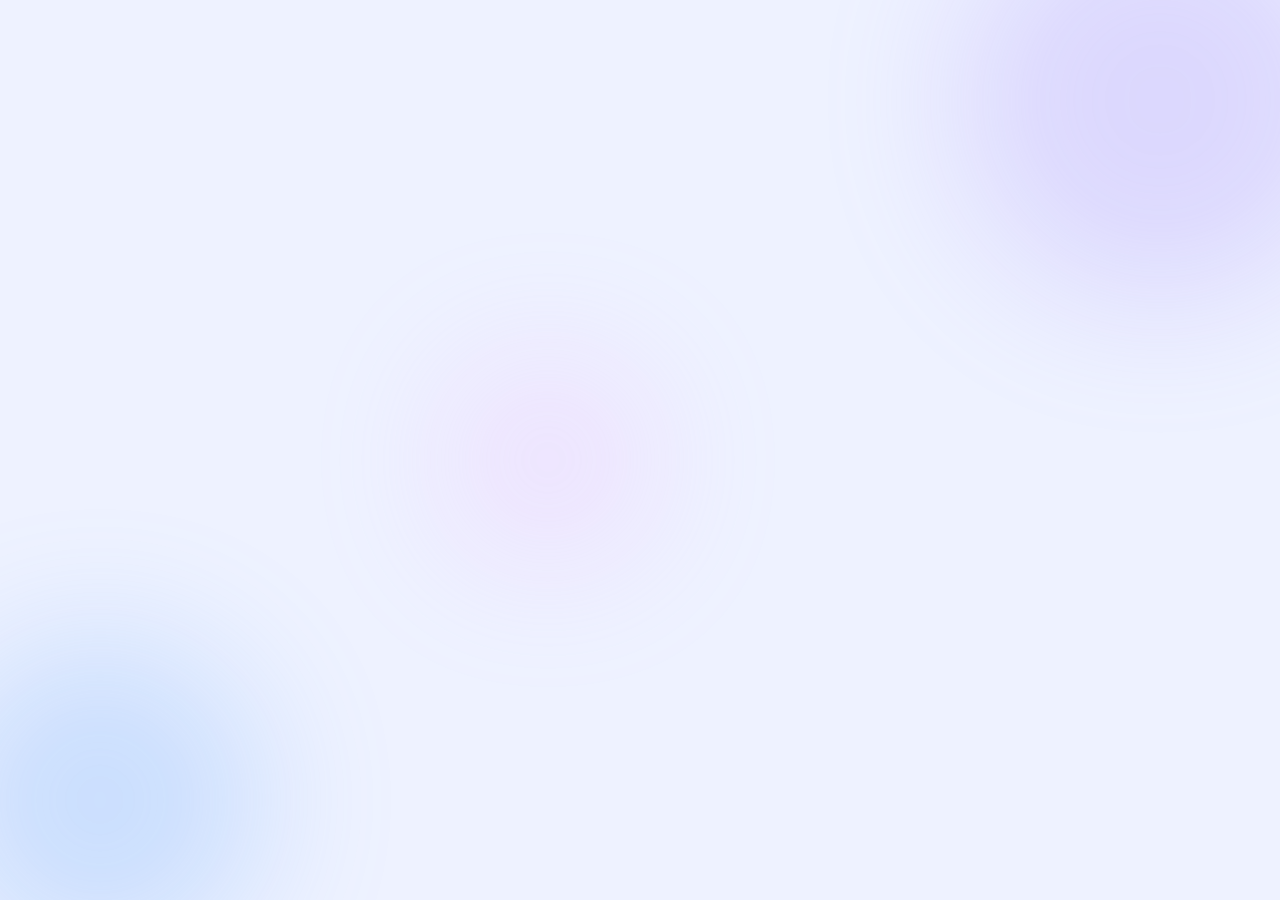
<file: signup.html>
<!DOCTYPE html>
<html lang="en">
<head>
  <meta charset="UTF-8">
  <meta name="viewport" content="width=device-width, initial-scale=1.0">
  <title>Sign Up — ProcrastiNO</title>
  <link rel="preconnect" href="https://fonts.googleapis.com">
  <link href="https://fonts.googleapis.com/css2?family=Sora:wght@400;600;700&family=DM+Sans:wght@400;500&display=swap" rel="stylesheet">
  <link rel="stylesheet" href="style.css">
</head>
<body>
  <div class="blob blob-1"></div>
  <div class="blob blob-2"></div>
  <div class="blob blob-3"></div>
 
  <div class="page active" id="page-signup">
    <div class="card">
      <div class="brand">
        <span class="brand-logo">⚡</span>
        <div class="brand-name">ProcrastiNO</div>
      </div>
      <div class="page-title">Create your account</div>
      <div class="page-sub">Start your procrastination-beating journey today.</div>
 
      <div id="signup-alert" class="alert"></div>
 
      <div data-form="signup">
        <div class="form-group">
          <label for="signup-name">Full Name</label>
          <div class="input-wrap">
            <span class="input-icon">👤</span>
            <input type="text" id="signup-name" placeholder="Your full name" autocomplete="name">
          </div>
          <div class="field-error" id="signup-name-err"></div>
        </div>
 
        <div class="form-group">
          <label for="signup-email">Email Address</label>
          <div class="input-wrap">
            <span class="input-icon">📧</span>
            <input type="email" id="signup-email" placeholder="you@example.com" autocomplete="email">
          </div>
          <div class="field-error" id="signup-email-err"></div>
        </div>
 
        <div class="form-group">
          <label for="signup-pw">Password</label>
          <div class="input-wrap">
            <span class="input-icon">🔒</span>
            <input type="password" id="signup-pw" placeholder="At least 6 characters" autocomplete="new-password">
            <button class="toggle-pw" type="button" onclick="togglePassword('signup-pw', 'signup-pw-toggle')" id="signup-pw-toggle">👁️</button>
          </div>
          <div class="field-error" id="signup-pw-err"></div>
          <div class="pw-strength" id="signup-pw-strength">
            <div class="pw-strength-bar"><div class="pw-strength-fill" id="signup-pw-fill"></div></div>
            <div class="pw-strength-label" id="signup-pw-label"></div>
          </div>
        </div>
 
        <div class="form-group">
          <label for="signup-pw2">Confirm Password</label>
          <div class="input-wrap">
            <span class="input-icon">🔐</span>
            <input type="password" id="signup-pw2" placeholder="Repeat your password" autocomplete="new-password">
          </div>
          <div class="field-error" id="signup-pw2-err"></div>
        </div>
 
        <button class="btn-primary" id="signup-btn" onclick="handleSignup()">Create Account →</button>
      </div>
 
      <div class="nav-link" style="margin-top:20px">
        Already have an account? <a href="login.html">Sign in</a>
      </div>
      <div class="nav-link">
        <a href="index.html" style="color:#9ca3af;font-weight:400;font-size:13px">← Back to home</a>
      </div>
    </div>
  </div>
 
  <script src="script.js"></script>
  <script>
    document.addEventListener('DOMContentLoaded', () => {
      window.showPage = function(id) {
        if (id === 'page-login') { window.location.href = 'login.html'; return; }
        if (id === 'page-landing') { window.location.href = 'index.html'; return; }
        if (id === 'page-dashboard') { window.location.href = 'index.html'; return; }
      };
      if (getSession()) { window.location.href = 'index.html'; }
      const signupPw = document.getElementById('signup-pw');
      if (signupPw) signupPw.addEventListener('input', () => updateStrengthBar(signupPw.value));
    });
  </script>
</body>
</html>
</file>
<file: style.css>
@import url('https://fonts.googleapis.com/css2?family=Sora:wght@400;600;700&family=DM+Sans:wght@400;500&display=swap');

*, *::before, *::after { box-sizing: border-box; margin: 0; padding: 0; }

:root {
  --primary: #6366f1;
  --primary-dark: #4f46e5;
  --secondary: #8b5cf6;
  --accent: #a855f7;
  --bg: #eef2ff;
  --card-bg: rgba(255,255,255,0.88);
  --text: #1e1b4b;
  --text-muted: #6b7280;
  --border: #e5e7eb;
  --success: #22c55e;
  --error: #ef4444;
  --radius: 16px;
  --shadow: 0 8px 32px rgba(99,102,241,0.12);
}

body {
  font-family: 'DM Sans', sans-serif;
  background: var(--bg);
  min-height: 100vh;
  display: flex;
  align-items: center;
  justify-content: center;
  overflow-x: hidden;
  position: relative;
}

/* Animated blobs */
.blob {
  position: fixed;
  border-radius: 50%;
  filter: blur(70px);
  opacity: 0.25;
  pointer-events: none;
  z-index: 0;
}
.blob-1 { width: 400px; height: 400px; background: #a78bfa; top: -100px; right: -80px; animation: blobFloat 10s ease-in-out infinite alternate; }
.blob-2 { width: 320px; height: 320px; background: #60a5fa; bottom: -60px; left: -60px; animation: blobFloat 13s ease-in-out infinite alternate-reverse; }
.blob-3 { width: 200px; height: 200px; background: #f0abfc; top: 40%; left: 35%; animation: blobFloat 8s ease-in-out infinite alternate; }

@keyframes blobFloat {
  0% { transform: translate(0, 0) scale(1); }
  100% { transform: translate(20px, 15px) scale(1.08); }
}

/* Page container */
.page {
  display: none;
  width: 100%;
  min-height: 100vh;
  align-items: center;
  justify-content: center;
  padding: 20px;
  position: relative;
  z-index: 1;
  animation: pageIn 0.4s cubic-bezier(0.34, 1.56, 0.64, 1);
}
.page.active { display: flex; }

@keyframes pageIn {
  from { opacity: 0; transform: translateY(24px) scale(0.97); }
  to   { opacity: 1; transform: none; }
}

/* Card */
.card {
  background: var(--card-bg);
  backdrop-filter: blur(24px);
  border-radius: 24px;
  padding: 40px 36px;
  width: 100%;
  max-width: 420px;
  border: 1px solid rgba(255,255,255,0.95);
  box-shadow: var(--shadow);
}

/* Brand */
.brand {
  text-align: center;
  margin-bottom: 32px;
}
.brand-logo {
  font-size: 40px;
  display: block;
  margin-bottom: 10px;
  animation: logoPulse 2.5s ease-in-out infinite;
}
@keyframes logoPulse {
  0%, 100% { transform: scale(1); }
  50% { transform: scale(1.12); }
}
.brand-name {
  font-family: 'Sora', sans-serif;
  font-size: 28px;
  font-weight: 700;
  background: linear-gradient(135deg, #4f46e5, #7c3aed, #a855f7);
  -webkit-background-clip: text;
  -webkit-text-fill-color: transparent;
  background-clip: text;
  letter-spacing: -0.5px;
}
.brand-tagline {
  font-size: 13px;
  color: var(--text-muted);
  margin-top: 4px;
}
.page-title {
  font-family: 'Sora', sans-serif;
  font-size: 22px;
  font-weight: 700;
  color: var(--text);
  margin-bottom: 6px;
}
.page-sub {
  font-size: 14px;
  color: var(--text-muted);
  margin-bottom: 28px;
  line-height: 1.5;
}

/* Form */
.form-group {
  margin-bottom: 18px;
}
.form-group label {
  display: block;
  font-size: 13px;
  font-weight: 600;
  color: var(--text);
  margin-bottom: 7px;
}
.form-group .input-wrap {
  position: relative;
}
.form-group .input-icon {
  position: absolute;
  left: 14px;
  top: 50%;
  transform: translateY(-50%);
  font-size: 16px;
  pointer-events: none;
}
.form-group input {
  width: 100%;
  padding: 13px 14px 13px 42px;
  border: 2px solid var(--border);
  border-radius: 12px;
  font-size: 15px;
  font-family: 'DM Sans', sans-serif;
  color: #1f2937;
  background: #fafafa;
  transition: border-color 0.2s, box-shadow 0.2s, background 0.2s;
  outline: none;
}
.form-group input:focus {
  border-color: var(--primary);
  background: #fff;
  box-shadow: 0 0 0 4px rgba(99,102,241,0.1);
}
.form-group input.error-field {
  border-color: var(--error);
  box-shadow: 0 0 0 4px rgba(239,68,68,0.08);
}
.field-error {
  font-size: 12px;
  color: var(--error);
  margin-top: 5px;
  padding-left: 2px;
  display: none;
}

/* Toggle password */
.toggle-pw {
  position: absolute;
  right: 13px;
  top: 50%;
  transform: translateY(-50%);
  background: none;
  border: none;
  font-size: 17px;
  cursor: pointer;
  color: var(--text-muted);
  padding: 4px;
}

/* Password strength */
.pw-strength {
  margin-top: 8px;
  display: none;
}
.pw-strength-bar {
  height: 4px;
  border-radius: 4px;
  background: #e5e7eb;
  overflow: hidden;
  margin-bottom: 4px;
}
.pw-strength-fill {
  height: 100%;
  border-radius: 4px;
  transition: width 0.3s, background 0.3s;
  width: 0%;
}
.pw-strength-label {
  font-size: 11px;
  color: var(--text-muted);
}

/* Alert */
.alert {
  padding: 12px 16px;
  border-radius: 11px;
  font-size: 13px;
  font-weight: 500;
  margin-bottom: 18px;
  display: none;
  animation: fadeIn 0.3s ease;
}
@keyframes fadeIn { from { opacity:0; transform:translateY(-4px); } to { opacity:1; transform:none; } }
.alert-success { background: #f0fdf4; color: #166534; border: 1px solid #bbf7d0; }
.alert-error   { background: #fef2f2; color: #991b1b; border: 1px solid #fecaca; }
.alert-info    { background: #eff6ff; color: #1e40af; border: 1px solid #bfdbfe; }

/* Button */
.btn-primary {
  width: 100%;
  padding: 14px;
  background: linear-gradient(135deg, #6366f1, #8b5cf6);
  color: #fff;
  font-size: 15px;
  font-weight: 600;
  font-family: 'Sora', sans-serif;
  border-radius: 12px;
  border: none;
  cursor: pointer;
  box-shadow: 0 4px 18px rgba(99,102,241,0.4);
  transition: transform 0.18s, box-shadow 0.18s, opacity 0.18s;
  letter-spacing: 0.01em;
  margin-top: 4px;
}
.btn-primary:hover { transform: translateY(-2px); box-shadow: 0 8px 26px rgba(99,102,241,0.55); }
.btn-primary:active { transform: scale(0.98); }
.btn-primary:disabled { opacity: 0.5; cursor: not-allowed; transform: none; }
.btn-primary.loading::after {
  content: '';
  display: inline-block;
  width: 14px;
  height: 14px;
  border: 2px solid rgba(255,255,255,0.4);
  border-top-color: #fff;
  border-radius: 50%;
  animation: spin 0.7s linear infinite;
  vertical-align: middle;
  margin-left: 8px;
}
@keyframes spin { to { transform: rotate(360deg); } }

/* Divider */
.divider {
  display: flex;
  align-items: center;
  gap: 12px;
  margin: 22px 0;
  color: var(--text-muted);
  font-size: 12px;
}
.divider::before, .divider::after {
  content: '';
  flex: 1;
  height: 1px;
  background: var(--border);
}

/* Nav link */
.nav-link {
  text-align: center;
  font-size: 14px;
  color: var(--text-muted);
  margin-top: 18px;
}
.nav-link a, .nav-link button.link-btn {
  color: var(--primary);
  font-weight: 600;
  text-decoration: none;
  cursor: pointer;
  background: none;
  border: none;
  font-size: 14px;
  font-family: 'DM Sans', sans-serif;
  padding: 0;
  transition: color 0.2s;
}
.nav-link a:hover, .nav-link button.link-btn:hover { color: var(--primary-dark); text-decoration: underline; }

/* Landing page */
.landing-card {
  text-align: center;
  max-width: 480px;
}
.landing-card .brand { margin-bottom: 24px; }
.hero-text {
  font-family: 'Sora', sans-serif;
  font-size: 18px;
  font-weight: 600;
  color: var(--text);
  margin-bottom: 10px;
  line-height: 1.4;
}
.hero-sub {
  font-size: 14px;
  color: var(--text-muted);
  line-height: 1.6;
  margin-bottom: 32px;
}
.landing-btns {
  display: flex;
  flex-direction: column;
  gap: 12px;
}
.btn-outline {
  width: 100%;
  padding: 14px;
  background: transparent;
  color: var(--primary);
  font-size: 15px;
  font-weight: 600;
  font-family: 'Sora', sans-serif;
  border-radius: 12px;
  border: 2px solid var(--primary);
  cursor: pointer;
  transition: all 0.18s;
  letter-spacing: 0.01em;
}
.btn-outline:hover {
  background: rgba(99,102,241,0.07);
  transform: translateY(-2px);
}

/* Features list on landing */
.features {
  display: flex;
  justify-content: center;
  gap: 18px;
  margin: 24px 0;
  flex-wrap: wrap;
}
.feature-pill {
  background: rgba(99,102,241,0.08);
  color: var(--primary-dark);
  font-size: 12px;
  font-weight: 600;
  padding: 5px 14px;
  border-radius: 50px;
}

/* Responsive */
@media (max-width: 480px) {
  .card { padding: 28px 20px; border-radius: 20px; }
  .brand-name { font-size: 24px; }
}
</file>
